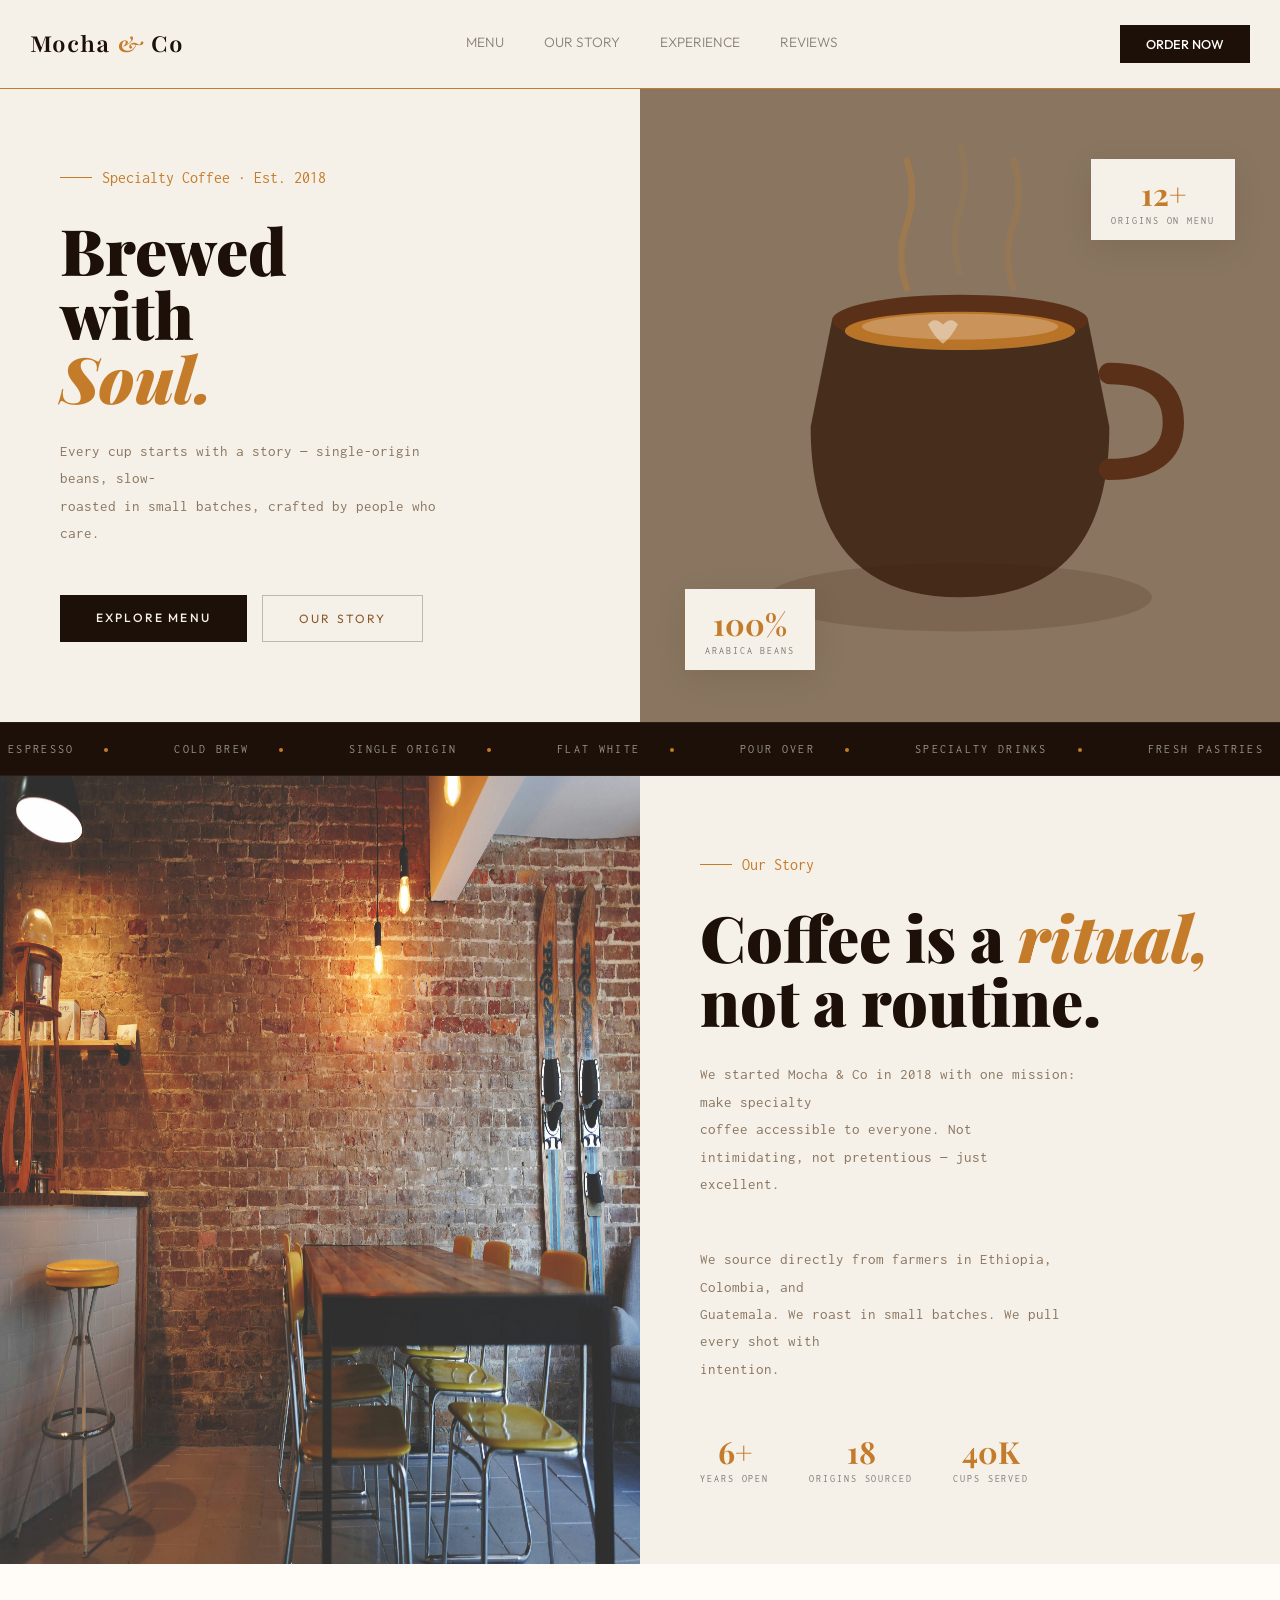
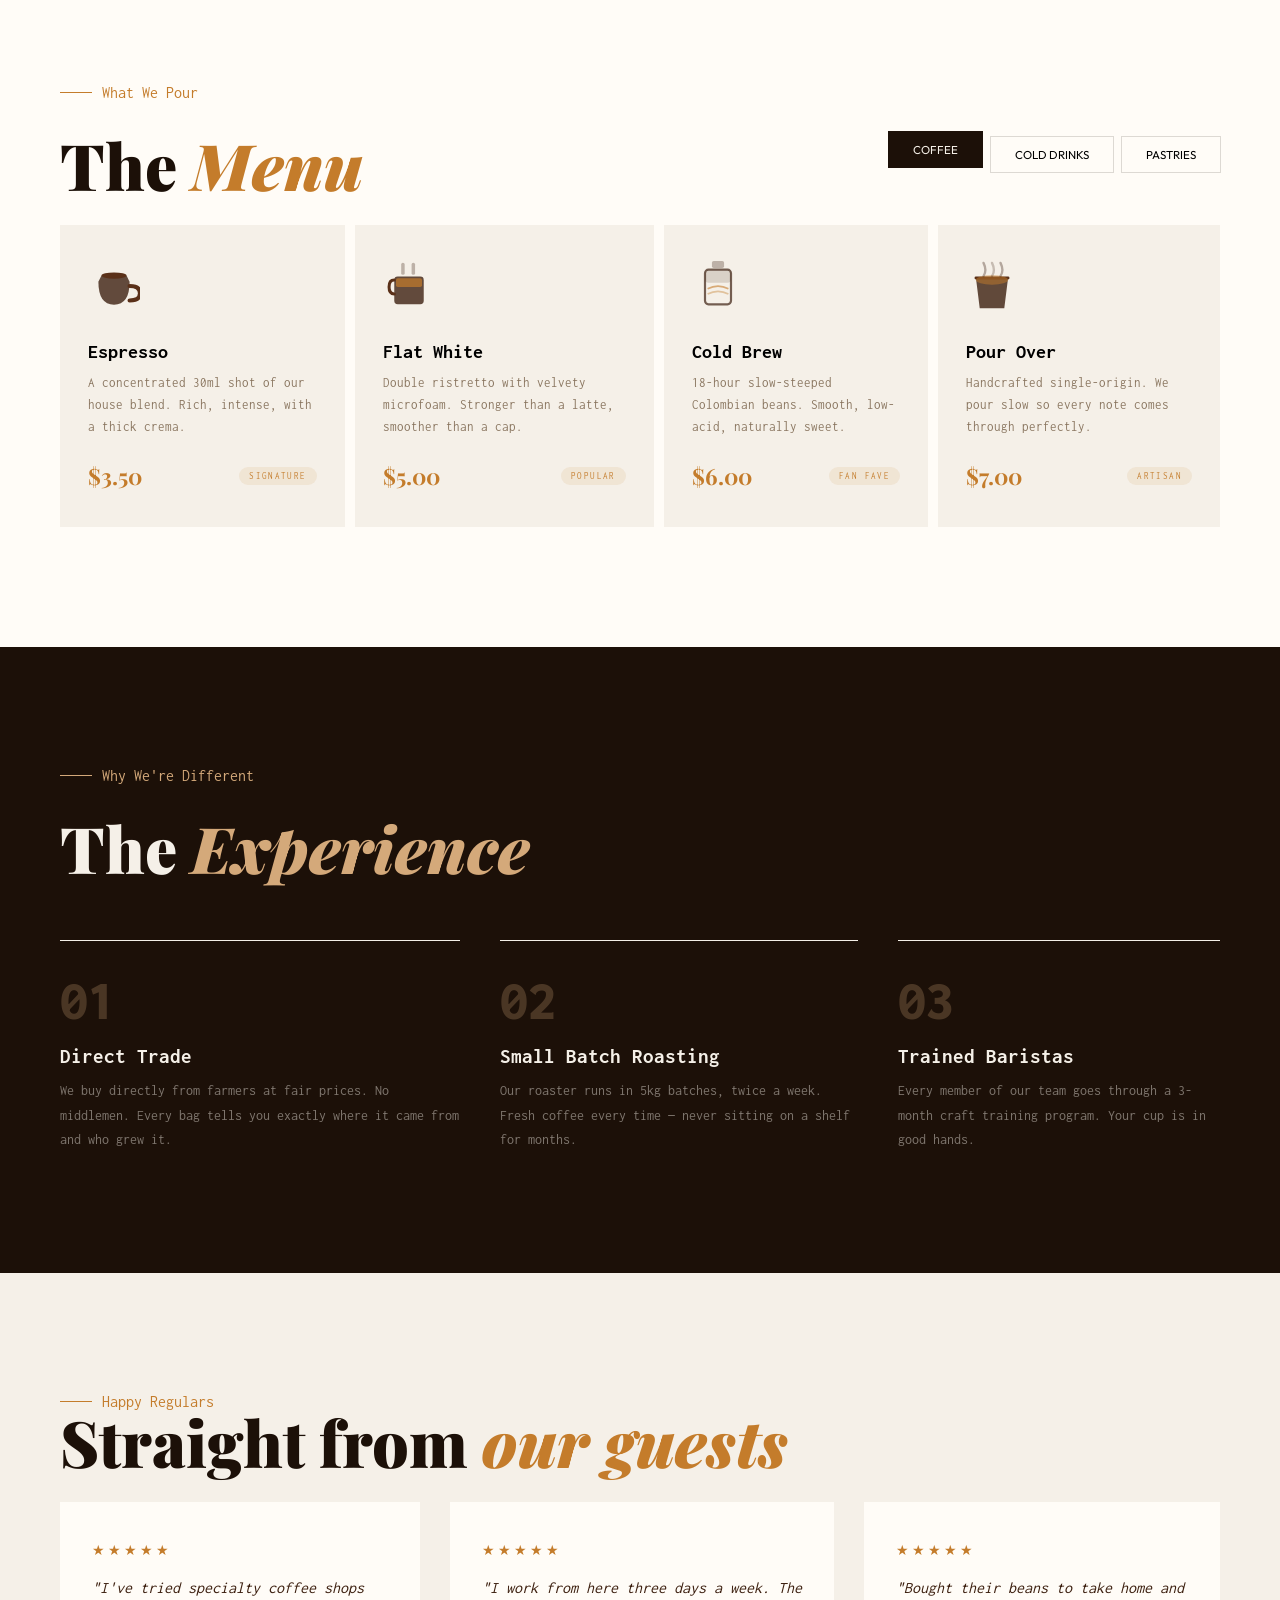
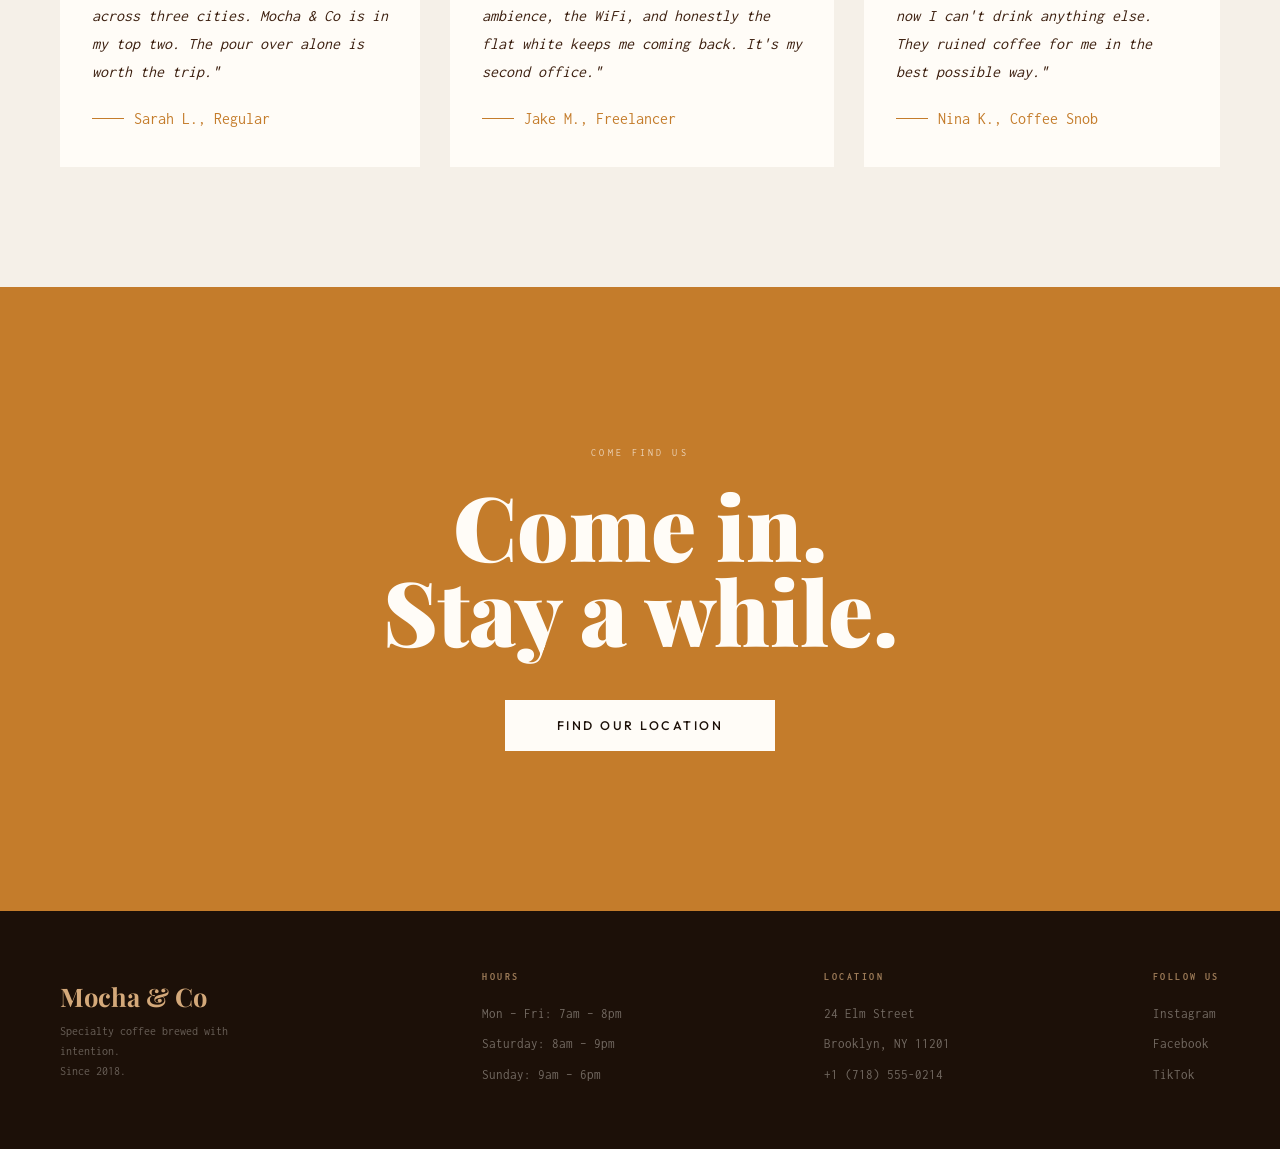
<file: index.html>
<!DOCTYPE html>
<html lang="en">
<head>
    <meta charset="UTF-8">
    <meta name="viewport" content="width=device-width, initial-scale=1.0">
    <link rel="stylesheet" href="style.css">
    <title>MOCHA & CO — Specialty Coffee</title>
</head>
<body>
    <div class="app">
        <header >
            <div class="header">
                <a href="/#"><span class="header-logo">Mocha <span class="header-logo-moco">&</span> Co</span></a>
            <nav class="header-navigation">
                <ul>
                    <a href="/#menu"><li>menu</li></a>
                    <a href="#about"><li>our story</li></a>
                    <a href="#exp"><li>experience</li></a>
                    <a href="#testi"><li>reviews</li></a>
                </ul>
            </nav>
            <button class="header-btn">
                Order now
            </button>
            </div>
        </header>
        <section class="hero">
                <div class="hero-left">
                    <div class="hero-tag">
                        
                        <span>Specialty Coffee · Est. 2018</span>
                    </div>
                    
                    <h1>
                        Brewed
                        <br>
                        with
                        <br>
                        <em >
                            Soul.
                        </em>
                    </h1>
                    <p class="hero-text">Every cup starts with a story — single-origin beans, slow- <br>roasted in small batches, crafted by people who care.</p>
                    <div class="hero-btn">
                        <a href="#menu" class="btn-dark">explore menu</a>
                        <a href="#about" class="btn-outline">our story</a>
                    </div>
                </div>
                <div class="hero-right">
                    <div class="hero-badge_1">
                        <div class="b-val">100%</div>
                        <div class="b-label">Arabica Beans</div>
                    </div>
                    <div class="hero-badge_2">
                        <div class="b-val">12+</div>
                        <div class="b-label">Origins on Menu</div>
                    </div>
                </div>
        </section>
        <div class="marquee-wrap">
            <div class="marquee-track">
            <span class="marquee-item">Espresso<span class="marquee-dot"></span></span>
            <span class="marquee-item">Cold Brew<span class="marquee-dot"></span></span>
            <span class="marquee-item">Single Origin<span class="marquee-dot"></span></span>
            <span class="marquee-item">Flat White<span class="marquee-dot"></span></span>
            <span class="marquee-item">Pour Over<span class="marquee-dot"></span></span>
            <span class="marquee-item">Specialty Drinks<span class="marquee-dot"></span></span>
            <span class="marquee-item">Fresh Pastries<span class="marquee-dot"></span></span>
            <span class="marquee-item">Slow Roasted<span class="marquee-dot"></span></span>
            <span class="marquee-item">Espresso<span class="marquee-dot"></span></span>
            <span class="marquee-item">Cold Brew<span class="marquee-dot"></span></span>
            <span class="marquee-item">Single Origin<span class="marquee-dot"></span></span>
            <span class="marquee-item">Flat White<span class="marquee-dot"></span></span>
            <span class="marquee-item">Pour Over<span class="marquee-dot"></span></span>
            <span class="marquee-item">Specialty Drinks<span class="marquee-dot"></span></span>
            <span class="marquee-item">Fresh Pastries<span class="marquee-dot"></span></span>
            <span class="marquee-item">Slow Roasted<span class="marquee-dot"></span></span>
            <span class="marquee-item">Espresso<span class="marquee-dot"></span></span>
            <span class="marquee-item">Cold Brew<span class="marquee-dot"></span></span>
            <span class="marquee-item">Single Origin<span class="marquee-dot"></span></span>
            <span class="marquee-item">Flat White<span class="marquee-dot"></span></span>
            <span class="marquee-item">Pour Over<span class="marquee-dot"></span></span>
            <span class="marquee-item">Specialty Drinks<span class="marquee-dot"></span></span>
            <span class="marquee-item">Fresh Pastries<span class="marquee-dot"></span></span>
            <span class="marquee-item">Slow Roasted<span class="marquee-dot"></span></span>
            <span class="marquee-item">Espresso<span class="marquee-dot"></span></span>
            <span class="marquee-item">Cold Brew<span class="marquee-dot"></span></span>
            <span class="marquee-item">Single Origin<span class="marquee-dot"></span></span>
            <span class="marquee-item">Flat White<span class="marquee-dot"></span></span>
            <span class="marquee-item">Pour Over<span class="marquee-dot"></span></span>
            <span class="marquee-item">Specialty Drinks<span class="marquee-dot"></span></span>
            <span class="marquee-item">Fresh Pastries<span class="marquee-dot"></span></span>
            <span class="marquee-item">Slow Roasted<span class="marquee-dot"></span></span>
            </div>
        </div>
        <section class="about" id="about">
            <div class="about-left">
                <img src="/img/caffe.jpg" alt="">
            </div>
            <div class="about-right">
                <div class="about-tag">
                    <span>Our Story</span>
                </div>
                <div class="about-info">
                <h1>Coffee is a <em>ritual,</em>
                    <br>
                    not a routine.
                </h1>
                <p>We started Mocha & Co in 2018 with one mission: make specialty <br> coffee accessible to everyone. Not intimidating, not pretentious — just <br> excellent.</p>
                <p>We source directly from farmers in Ethiopia, Colombia, and <br> Guatemala. We roast in small batches. We pull every shot with <br> intention.</p>
                <div class="about-stats">
                    <div class="about-stat">
                        <div class="a-val">6+</div>
                        <div class="a-lbl">Years Open</div>
                    </div>
                    <div class="about-stat">
                        <div class="a-val">18</div>
                        <div class="a-lbl">Origins Sourced</div>
                    </div>
                    <div class="about-stat">
                        <div class="a-val">40K</div>
                        <div class="a-lbl">Cups Served</div>
                    </div>
                </div>
            </div>
            </div>
            
        </section>
        <section class="menu" id="menu">
            <div class="menu-logo-btn">
                <div class="menu-logo">
                    <div class="menu-tag">
                        <span>What We Pour</span>
                    </div>  
                    <h1>The <em>Menu</em></h1>            
                </div>
                <div class="menu-btns">
                        <button class="m-tab active">coffee</button>
                        <button class="m-tab">cold Drinks</button>
                        <button class="m-tab">pastries</button>
                    </div>
            </div>
            <div class="menu-cards">
                <div class="menu-card">
                    <img src="/img/icon-espresso.svg" alt="">
                    <h3>Espresso</h3>
                    <p>A concentrated 30ml shot of our house blend. Rich, intense, with a thick crema.</p>
                    <div class="menu-card-tages">
                        <div class="menu-card-tage_prise">$3.50</div>
                        <div class="menu-card-tage_popular">Signature</div>
                    </div>
                </div>
                <div class="menu-card">
                    <img src="/img/icon-flatwhite.svg" alt="">
                    <h3>Flat White</h3>
                    <p>Double ristretto with velvety microfoam. Stronger than a latte, smoother than a cap.</p>
                    <div class="menu-card-tages">
                        <div class="menu-card-tage_prise">$5.00</div>
                        <div class="menu-card-tage_popular">Popular</div>
                    </div>
                </div>
                <div class="menu-card">
                    <img src="/img/icon-coldbrew.svg" alt="">
                    <h3>Cold Brew</h3>
                    <p>18-hour slow-steeped Colombian beans. Smooth, low-acid, naturally sweet.</p>
                    <div class="menu-card-tages">
                        <div class="menu-card-tage_prise">$6.00</div>
                        <div class="menu-card-tage_popular">Fan Fave</div>
                    </div>
                </div>
                <div class="menu-card">
                    <img src="/img/icon-pourover.svg" alt="">
                    <h3>Pour Over</h3>
                    <p>Handcrafted single-origin. We pour slow so every note comes through perfectly.</p>
                    <div class="menu-card-tages">
                        <div class="menu-card-tage_prise">$7.00</div>
                        <div class="menu-card-tage_popular">Artisan</div>
                    </div>
                </div>
            </div>

        </section>
        <section class="exp" id="exp">
            <div class="exp-logo">
                <div class="exp-tag">
                    <span>Why We're Different</span>
                    
                </div>
                <h1>The <em>Experience</em></h1>
            </div>
            <div class="exp-cards">
                <div class="exp-card">
                    <h1>01</h1>
                    <h5>Direct Trade</h5>
                    <p>We buy directly from farmers at fair prices. No middlemen. Every bag tells you exactly where it came from and who grew it.</p>
                </div>
                <div class="exp-card">
                    <h1>02</h1>
                    <h5>Small Batch Roasting</h5>
                    <p>Our roaster runs in 5kg batches, twice a week. Fresh coffee every time — never sitting on a shelf for months.</p>
                </div>
                <div class="exp-card">
                    <h1>03</h1>
                    <h5>Trained Baristas</h5>
                    <p>Every member of our team goes through a 3-month craft training program. Your cup is in good hands.</p>
                </div>
            </div>
        </section>
        <section class="testi" id="testi">
            <div class="testi-logo">
                <div class="testi-tag">
                    <span>Happy Regulars</span>
                </div>
                <h1>Straight from <em>our guests</em></h1>
            </div>
            <div class="testi-cards">
                <div class="testi-card">
                    <div class="testi-stars">★★★★★</div>
                    <p>"I've tried specialty coffee shops across three cities. Mocha & Co is in my top two. The pour over alone is worth the trip."</p>
                    <div class="testi-tag">
                        <span>Sarah L., Regular</span>
                    </div>
                </div>
                <div class="testi-card">
                    <div class="testi-stars">★★★★★</div>
                    <p>"I work from here three days a week. The ambience, the WiFi, and honestly the flat white keeps me coming back. It's my second office."</p>
                    <div class="testi-tag">
                        <span>Jake M., Freelancer</span>
                    </div>
                </div>
                <div class="testi-card">
                    <div class="testi-stars">★★★★★</div>
                    <p>"Bought their beans to take home and now I can't drink anything else. They ruined coffee for me in the best possible way."</p>
                    <div class="testi-tag">
                        <span>Nina K., Coffee Snob</span>
                    </div>
                </div>
            </div>
        </section>
        <section class="cta">
            <div class="cta-tag">
                <span>Come Find Us</span>
            </div>
                <h1>Come in. <br>
                Stay a while.
                </h1>
            <a href="/">find our location</a>
        </section>
        <footer class="footer">
            <div class="footer-logo">
                <h1>Mocha & Co</h1>
                <p>Specialty coffee brewed with intention. <br> Since 2018.</p>
            </div>
            <nav class="footer-list">
                <h4>Hours</h4>
                <ul>
                    <li>Mon – Fri: 7am – 8pm</li>
                    <li>Saturday: 8am – 9pm</li>
                    <li>Sunday: 9am – 6pm</li>
                </ul>
            </nav>
            <nav class="footer-list">
                <h4>Location</h4>
                <ul>
                    <li>24 Elm Street</li>
                    <li>Brooklyn, NY 11201</li>
                    <li>+1 (718) 555-0214</li>
                </ul>
            </nav>
            <nav class="footer-list ">
                <h4>Follow Us</h4>
                <ul>
                    <a href=""><li>Instagram</li></a>
                    <a href=""><li>Facebook</li></a>
                    <a href=""><li>TikTok</li></a>
                </ul>
            </nav>
        </footer>
    </div>
    <script src="/app.js"></script>
</body>
</html>
</file>
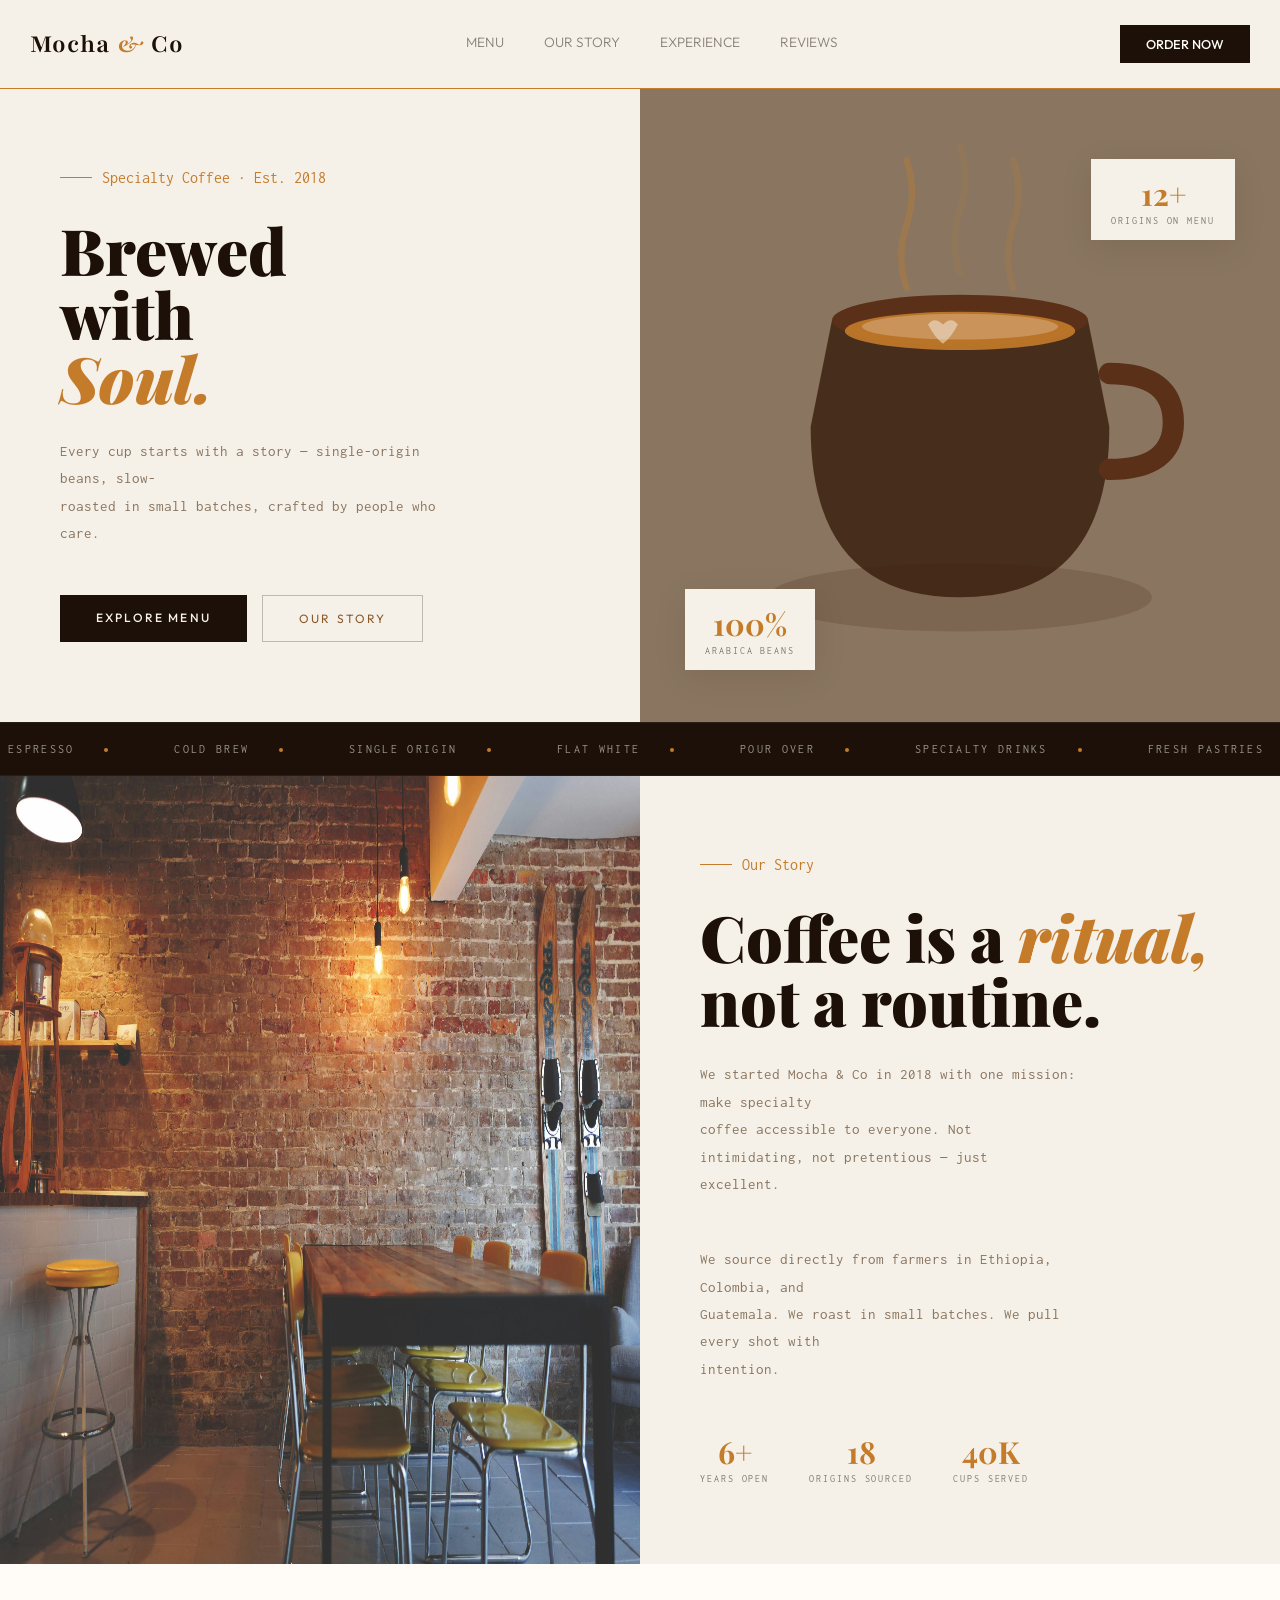
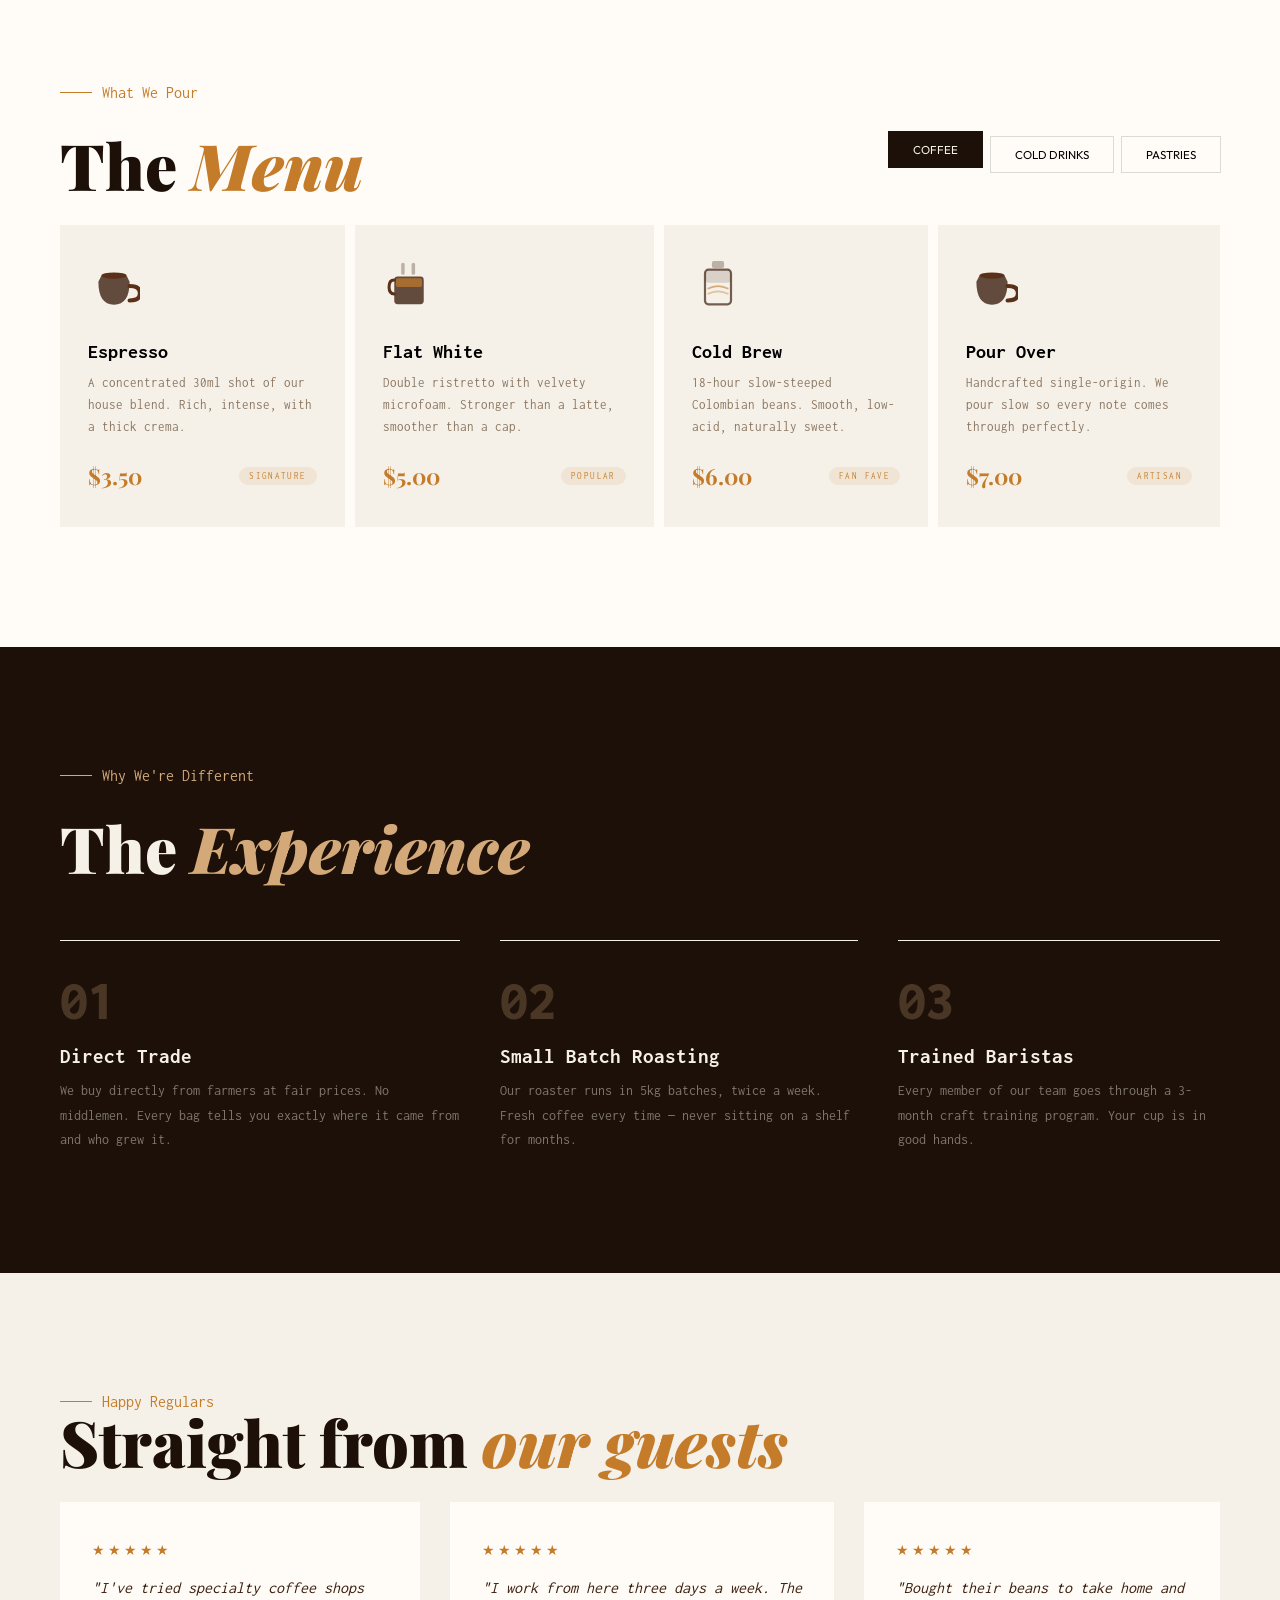
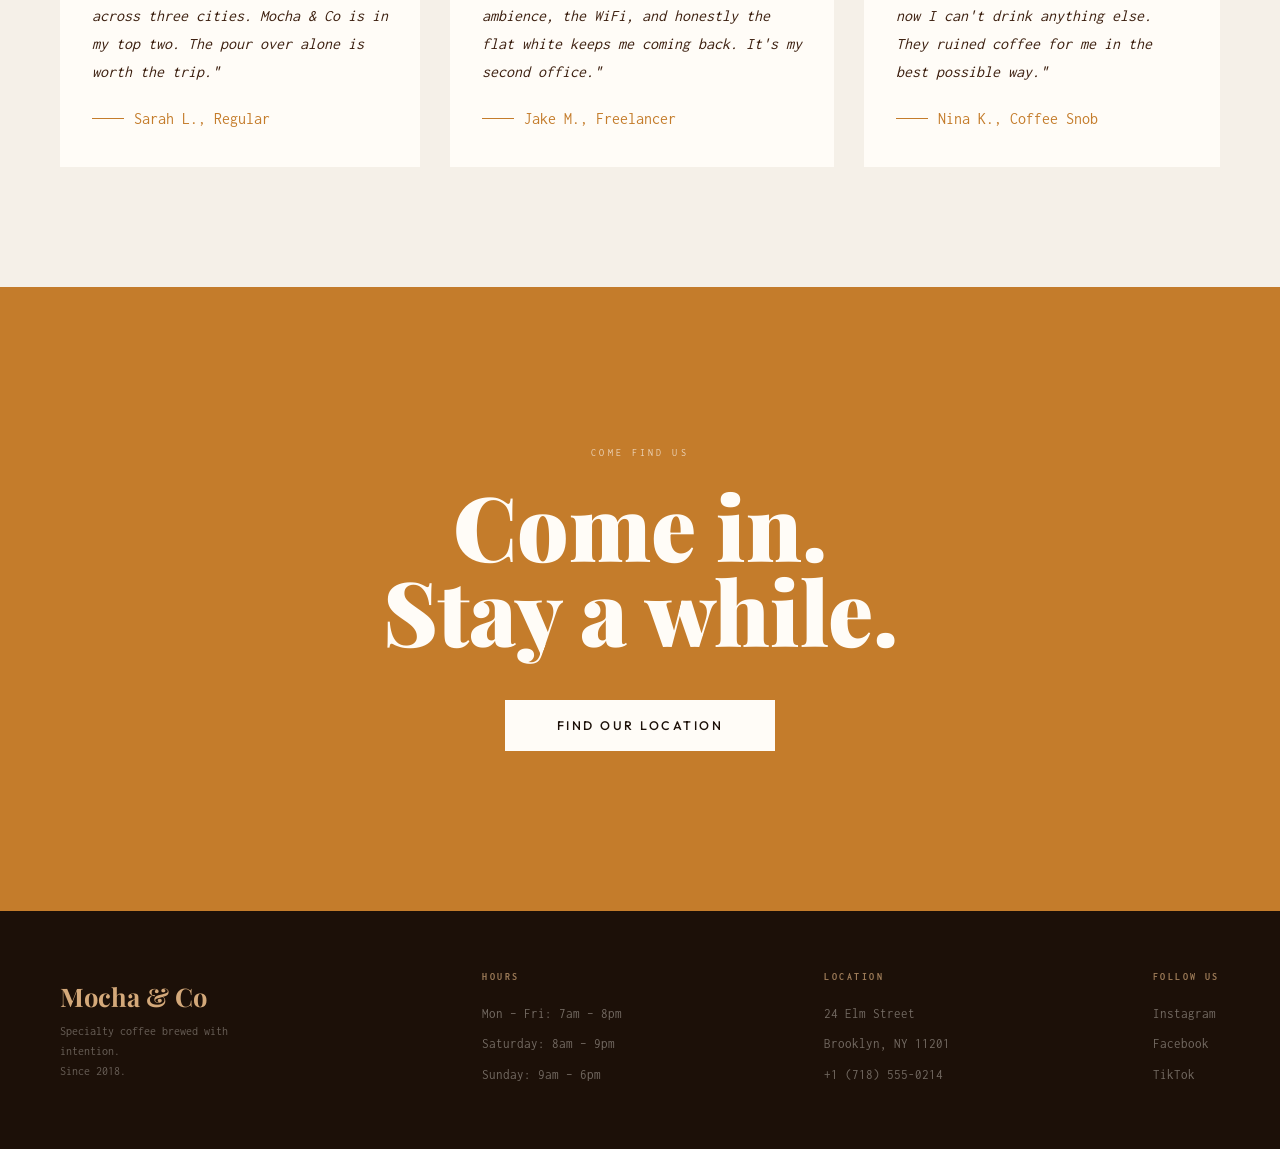
<file: Mocha & Co/index.html>
<!DOCTYPE html>
<html lang="en">
<head>
    <meta charset="UTF-8">
    <meta name="viewport" content="width=device-width, initial-scale=1.0">
    <link rel="stylesheet" href="style.css">
    <title>MOCHA & CO — Specialty Coffee</title>
</head>
<body>
    <div class="app">
        <header >
            <div class="header">
                <a href="/#"><span class="header-logo">Mocha <span class="header-logo-moco">&</span> Co</span></a>
            <nav class="header-navigation">
                <ul>
                    <a href="/#menu"><li>menu</li></a>
                    <a href="#about"><li>our story</li></a>
                    <a href="#exp"><li>experience</li></a>
                    <a href=""><li>reviews</li></a>
                </ul>
            </nav>
            <button class="header-btn">
                Order now
            </button>
            </div>
        </header>
        <section class="hero">
                <div class="hero-left">
                    <div class="hero-tag">
                        
                        <span>Specialty Coffee · Est. 2018</span>
                    </div>
                    
                    <h1>
                        Brewed
                        <br>
                        with
                        <br>
                        <em >
                            Soul.
                        </em>
                    </h1>
                    <p class="hero-text">Every cup starts with a story — single-origin beans, slow- <br>roasted in small batches, crafted by people who care.</p>
                    <div class="hero-btn">
                        <a href="#menu" class="btn-dark">explore menu</a>
                        <a href="#about" class="btn-outline">our story</a>
                    </div>
                </div>
                <div class="hero-right">
                    <div class="hero-badge_1">
                        <div class="b-val">100%</div>
                        <div class="b-label">Arabica Beans</div>
                    </div>
                    <div class="hero-badge_2">
                        <div class="b-val">12+</div>
                        <div class="b-label">Origins on Menu</div>
                    </div>
                </div>
        </section>
        <div class="marquee-wrap">
            <div class="marquee-track">
            <span class="marquee-item">Espresso<span class="marquee-dot"></span></span>
            <span class="marquee-item">Cold Brew<span class="marquee-dot"></span></span>
            <span class="marquee-item">Single Origin<span class="marquee-dot"></span></span>
            <span class="marquee-item">Flat White<span class="marquee-dot"></span></span>
            <span class="marquee-item">Pour Over<span class="marquee-dot"></span></span>
            <span class="marquee-item">Specialty Drinks<span class="marquee-dot"></span></span>
            <span class="marquee-item">Fresh Pastries<span class="marquee-dot"></span></span>
            <span class="marquee-item">Slow Roasted<span class="marquee-dot"></span></span>
            <span class="marquee-item">Espresso<span class="marquee-dot"></span></span>
            <span class="marquee-item">Cold Brew<span class="marquee-dot"></span></span>
            <span class="marquee-item">Single Origin<span class="marquee-dot"></span></span>
            <span class="marquee-item">Flat White<span class="marquee-dot"></span></span>
            <span class="marquee-item">Pour Over<span class="marquee-dot"></span></span>
            <span class="marquee-item">Specialty Drinks<span class="marquee-dot"></span></span>
            <span class="marquee-item">Fresh Pastries<span class="marquee-dot"></span></span>
            <span class="marquee-item">Slow Roasted<span class="marquee-dot"></span></span>
            <span class="marquee-item">Espresso<span class="marquee-dot"></span></span>
            <span class="marquee-item">Cold Brew<span class="marquee-dot"></span></span>
            <span class="marquee-item">Single Origin<span class="marquee-dot"></span></span>
            <span class="marquee-item">Flat White<span class="marquee-dot"></span></span>
            <span class="marquee-item">Pour Over<span class="marquee-dot"></span></span>
            <span class="marquee-item">Specialty Drinks<span class="marquee-dot"></span></span>
            <span class="marquee-item">Fresh Pastries<span class="marquee-dot"></span></span>
            <span class="marquee-item">Slow Roasted<span class="marquee-dot"></span></span>
            <span class="marquee-item">Espresso<span class="marquee-dot"></span></span>
            <span class="marquee-item">Cold Brew<span class="marquee-dot"></span></span>
            <span class="marquee-item">Single Origin<span class="marquee-dot"></span></span>
            <span class="marquee-item">Flat White<span class="marquee-dot"></span></span>
            <span class="marquee-item">Pour Over<span class="marquee-dot"></span></span>
            <span class="marquee-item">Specialty Drinks<span class="marquee-dot"></span></span>
            <span class="marquee-item">Fresh Pastries<span class="marquee-dot"></span></span>
            <span class="marquee-item">Slow Roasted<span class="marquee-dot"></span></span>
            </div>
        </div>
        <section class="about" id="about">
            <div class="about-left">
                <img src="/img/caffe.jpg" alt="">
            </div>
            <div class="about-right">
                <div class="about-tag">
                    <span>Our Story</span>
                </div>
                <div class="about-info">
                <h1>Coffee is a <em>ritual,</em>
                    <br>
                    not a routine.
                </h1>
                <p>We started Mocha & Co in 2018 with one mission: make specialty <br> coffee accessible to everyone. Not intimidating, not pretentious — just <br> excellent.</p>
                <p>We source directly from farmers in Ethiopia, Colombia, and <br> Guatemala. We roast in small batches. We pull every shot with <br> intention.</p>
                <div class="about-stats">
                    <div class="about-stat">
                        <div class="a-val">6+</div>
                        <div class="a-lbl">Years Open</div>
                    </div>
                    <div class="about-stat">
                        <div class="a-val">18</div>
                        <div class="a-lbl">Origins Sourced</div>
                    </div>
                    <div class="about-stat">
                        <div class="a-val">40K</div>
                        <div class="a-lbl">Cups Served</div>
                    </div>
                </div>
            </div>
            </div>
            
        </section>
        <section class="menu" id="menu">
            <div class="menu-logo-btn">
                <div class="menu-logo">
                    <div class="menu-tag">
                        <span>What We Pour</span>
                    </div>  
                    <h1>The <em>Menu</em></h1>            
                </div>
                <div class="menu-btns">
                        <button class="m-tab active">coffee</button>
                        <button class="m-tab">cold Drinks</button>
                        <button class="m-tab">pastries</button>
                    </div>
            </div>
            <div class="menu-cards">
                <div class="menu-card">
                    <img src="/img/icon-espresso.svg" alt="">
                    <h3>Espresso</h3>
                    <p>A concentrated 30ml shot of our house blend. Rich, intense, with a thick crema.</p>
                    <div class="menu-card-tages">
                        <div class="menu-card-tage_prise">$3.50</div>
                        <div class="menu-card-tage_popular">Signature</div>
                    </div>
                </div>
                <div class="menu-card">
                    <img src="/img/icon-flatwhite.svg" alt="">
                    <h3>Flat White</h3>
                    <p>Double ristretto with velvety microfoam. Stronger than a latte, smoother than a cap.</p>
                    <div class="menu-card-tages">
                        <div class="menu-card-tage_prise">$5.00</div>
                        <div class="menu-card-tage_popular">Popular</div>
                    </div>
                </div>
                <div class="menu-card">
                    <img src="/img/icon-coldbrew.svg" alt="">
                    <h3>Cold Brew</h3>
                    <p>18-hour slow-steeped Colombian beans. Smooth, low-acid, naturally sweet.</p>
                    <div class="menu-card-tages">
                        <div class="menu-card-tage_prise">$6.00</div>
                        <div class="menu-card-tage_popular">Fan Fave</div>
                    </div>
                </div>
                <div class="menu-card">
                    <img src="/img/icon-espresso.svg" alt="">
                    <h3>Pour Over</h3>
                    <p>Handcrafted single-origin. We pour slow so every note comes through perfectly.</p>
                    <div class="menu-card-tages">
                        <div class="menu-card-tage_prise">$7.00</div>
                        <div class="menu-card-tage_popular">Artisan</div>
                    </div>
                </div>
            </div>

        </section>
        <section class="exp" id="exp">
            <div class="exp-logo">
                <div class="exp-tag">
                    <span>Why We're Different</span>
                    
                </div>
                <h1>The <em>Experience</em></h1>
            </div>
            <div class="exp-cards">
                <div class="exp-card">
                    <h1>01</h1>
                    <h5>Direct Trade</h5>
                    <p>We buy directly from farmers at fair prices. No middlemen. Every bag tells you exactly where it came from and who grew it.</p>
                </div>
                <div class="exp-card">
                    <h1>02</h1>
                    <h5>Small Batch Roasting</h5>
                    <p>Our roaster runs in 5kg batches, twice a week. Fresh coffee every time — never sitting on a shelf for months.</p>
                </div>
                <div class="exp-card">
                    <h1>03</h1>
                    <h5>Trained Baristas</h5>
                    <p>Every member of our team goes through a 3-month craft training program. Your cup is in good hands.</p>
                </div>
            </div>
        </section>
        <section class="testi">
            <div class="testi-logo">
                <div class="testi-tag">
                    <span>Happy Regulars</span>
                </div>
                <h1>Straight from <em>our guests</em></h1>
            </div>
            <div class="testi-cards">
                <div class="testi-card">
                    <div class="testi-stars">★★★★★</div>
                    <p>"I've tried specialty coffee shops across three cities. Mocha & Co is in my top two. The pour over alone is worth the trip."</p>
                    <div class="testi-tag">
                        <span>Sarah L., Regular</span>
                    </div>
                </div>
                <div class="testi-card">
                    <div class="testi-stars">★★★★★</div>
                    <p>"I work from here three days a week. The ambience, the WiFi, and honestly the flat white keeps me coming back. It's my second office."</p>
                    <div class="testi-tag">
                        <span>Jake M., Freelancer</span>
                    </div>
                </div>
                <div class="testi-card">
                    <div class="testi-stars">★★★★★</div>
                    <p>"Bought their beans to take home and now I can't drink anything else. They ruined coffee for me in the best possible way."</p>
                    <div class="testi-tag">
                        <span>Nina K., Coffee Snob</span>
                    </div>
                </div>
            </div>
        </section>
        <section class="cta">
            <div class="cta-tag">
                <span>Come Find Us</span>
            </div>
                <h1>Come in. <br>
                Stay a while.
                </h1>
            <a href="/">find our location</a>
        </section>
        <footer class="footer">
            <div class="footer-logo">
                <h1>Mocha & Co</h1>
                <p>Specialty coffee brewed with intention. <br> Since 2018.</p>
            </div>
            <nav class="footer-list">
                <h4>Hours</h4>
                <ul>
                    <li>Mon – Fri: 7am – 8pm</li>
                    <li>Saturday: 8am – 9pm</li>
                    <li>Sunday: 9am – 6pm</li>
                </ul>
            </nav>
            <nav class="footer-list">
                <h4>Location</h4>
                <ul>
                    <li>24 Elm Street</li>
                    <li>Brooklyn, NY 11201</li>
                    <li>+1 (718) 555-0214</li>
                </ul>
            </nav>
            <nav class="footer-list ">
                <h4>Follow Us</h4>
                <ul>
                    <a href=""><li>Instagram</li></a>
                    <a href=""><li>Facebook</li></a>
                    <a href=""><li>TikTok</li></a>
                </ul>
            </nav>
        </footer>
    </div>
    <script src="/app.js"></script>
</body>
</html>
</file>
<file: style.css>
@import url('https://fonts.googleapis.com/css2?family=Inconsolata:wght@200..900&display=swap');
@import url('https://fonts.googleapis.com/css2?family=Outfit:wght@100..900&display=swap');
@import url('https://fonts.googleapis.com/css2?family=Playfair:ital,opsz,wght@0,5..1200,300..900;1,5..1200,300..900&display=swap');
@import url('https://fonts.googleapis.com/css2?family=Playfair+Display:ital,wght@0,400..900;1,400..900&display=swap');

* {
    padding: 0;
    margin: 0;
    
    box-sizing: border-box;

}

body {
    margin: 0 auto;
    font-family: "Inconsolata", monospace;
    background: #f5f0e8;
    max-width: 2560px;
}

.app {
    
    

}

a {
    text-decoration: none;
}

li {
    list-style-type: none;
}

header {
    position: fixed;
    top: 0;
    width: 100%;
    z-index: 1000;
    border-bottom: 1px solid #c47c2b;
    background: rgba(245, 240, 232, 0.85); /* полупрозрачный */
    backdrop-filter: blur(12px);
}

.header {
    display: flex;
    justify-content: space-between;
    align-items: center;
    padding: 25px 30px;
}

.header-navigation ul {
    display: flex;
    justify-content: space-between;
    gap: 40px;
    align-items: center;

}

.header-navigation ul li {
    list-style-type: none;
}

.header-navigation a {
    font-size: .85rem;
    font-weight: 300;
    font-family: "Outfit", sans-serif;
    text-transform: uppercase;
    color: #1c1008;
    opacity: .5;
    position: relative;
    transition: all 600ms cubic-bezier(0.4, 0, 0.2, 1);
    padding-bottom: 4px;
}

.header-navigation a::after {
    content: '';
    position: absolute;
    bottom: 0;
    left: 0;
    width: 0;
    height: 2px;
    background: linear-gradient(to right, #1c1008, #8a5a2b);
    transition: width 600ms cubic-bezier(0.34, 1.56, 0.64, 1); /* bounce эффект */
    border-radius: 2px;
}

.header-navigation a:hover {
    transition: all 600ms ease;
    opacity: 1;
    color: #1c1008;
    transform: scale(1.08);
}

.header-navigation a:hover::after {
    width: 100%;
}

.header-logo {
    font-size: 1.7rem;
    font-weight: 700;
    font-family: "Playfair", serif;
    letter-spacing: .04em;
    color: #1c1008;
}

.header-logo-moco {
    color: #c47c2b;
}

.header-btn {
    font-family: "Outfit", sans-serif;
    font-size: .80rem;
    text-transform: uppercase;
    color: #fffcf7;
    background: #1c1008;
    border: none;
    cursor: pointer;
    font-weight: 500;
    padding: 11px 26px;
    transition: all 600ms ease;
}

.header-btn:hover {
    background: #3d2010;
    transition: all 600ms ease;
    scale: calc(1.1);
}

.hero {
    display: flex;
    margin-top: 89px;
    width: 100%;
}

.hero-left {
    width: 50%;
    padding: 80px 60px;
    
}

.hero-tag, .about-tag, .menu-tag,.testi-tag {
    display: flex;
    gap: 10px;
    margin-bottom: 32px;
    align-items: center;
    color: #c47c2b;
}

.hero-tag:before {
    content: '';
    display: block;
    width: 32px;
    height: 1px;
    background: #c47c2b;
}
.about-tag:before {
    content: '';
    display: block;
    width: 32px;
    height: 1px;
    background: #c47c2b;
}
.menu-tag::before {
    content: '';
    display: block;
    width: 32px;
    height: 1px;
    background: #c47c2b;
}
.testi-tag::before {
    content: '';
    display: block;
    width: 32px;
    height: 1px;
    background: #c47c2b;
}



.hero-left h1,
.about-right h1,
.menu-logo h1,
.testi-logo h1 {
    font-family: "Playfair Display", serif;
    font-size: 4rem;
    line-height: 1.0;
    font-weight: 900;
    color: #1c1008;
    margin-bottom: 28px;
}

.hero-left  em,
 .about-right em,
 .menu-logo em,
 .testi-logo em {
    color: #c47c2b;
    
}

.hero-left p,
.about-right p {
    font-size: .95rem;
    line-height: 1.8;
    color: #8a7660;
    max-width: 380px;
    margin-bottom: 48px;
}

.hero-btn {
    display: flex;
    gap: 15px;
}

.hero-btn .btn-dark {
    font-family: "Outfit", sans-serif;
    letter-spacing: .18em;
    display: inline-block;
    background: #1c1008;
    color: #f5f0e8;
    font-size: .75rem;
    font-weight: 500;
    text-transform: uppercase;
    padding: 15px 36px;
    transition: all 600ms ease;
}

.hero-btn .btn-dark:hover {
    background: #3d2010;
    transition: all 600ms ease;
    /* scale: calc(1.1); */
    transform: translateY(-5px);
}

.hero-btn .btn-outline {
    display: inline-block;
    border: 1px solid rgba(28, 16, 8, .25);
    color: #8a5a2b;
    font-family: 'Outfit', sans-serif;
    font-size: .75rem;
    font-weight: 400;
    letter-spacing: .18em;
    text-transform: uppercase;
    transition: all 600ms ease;
    padding: 15px 36px;
}

.hero-btn .btn-outline:hover {
    background: #8a5a2b;
    transition: all 600ms ease;
    color: #f5f0e8;
    /* scale: calc(1.1); */
    transform: translateY(-5px);
}


.hero-right {
    position: relative;
    width: 50%;
    background: url('img/cup.svg');
    background-size: cover;
    background-position: center;
    background-color: #8a7660;
}

.hero-right .hero-badge_1 {
    position: absolute;

    top: 500px;
    left: 45px;
    background: #f5f0e8;
    padding: 14px 20px;
    box-shadow: 0 8px 32px rgba(28, 16, 8, .1);
    animation: float 4s 1.5s ease-in-out infinite;
}

.hero-right .hero-badge_2 {
    position: absolute;
    top: 70px;
    right: 45px;
    background: #f5f0e8;
    padding: 14px 20px;
    box-shadow: 0 8px 32px rgba(28, 16, 8, .1);
    animation: float 4s 1.5s ease-in-out infinite;
}

.b-val,
.a-val {
    font-family: 'Playfair Display', serif;
    font-size: 1.9rem;
    font-weight: 700;
    color: #c47c2b;
    text-align: center;
}

.b-label,
.a-lbl {
    font-size: .6rem;
    letter-spacing: .2em;
    text-transform: uppercase;
    opacity: .5;
    margin-top: 2px;
    text-align: center;
}

.marquee-wrap {
  overflow: hidden;
  background: #1c1008; /* тёмный фон */
  padding: 20px 0;
  border-top: 1px solid rgba(255,255,255,.06);
  border-bottom: 1px solid rgba(255,255,255,.06);
}

/* 2. Трек — всё в одну строку и запускаем анимацию */
.marquee-track {
  display: flex;
  gap: 50px;
  white-space: nowrap;
  width: max-content;
  animation: marquee 45s linear infinite;
}

/* 3. Каждое слово */
.marquee-item {
  font-size: .72rem;
  letter-spacing: .2em;
  text-transform: uppercase;
  color: rgba(255,255,255,.55);
  padding: 0 8px;
  flex-shrink: 0; /* не сжиматься */
}

/* 4. Точка-разделитель между словами */
.marquee-dot {
  display: inline-block;
  width: 4px;
  height: 4px;
  background: #c47c2b; /* золотистый */
  border-radius: 50%;
  margin-left: 30px;
  vertical-align: middle;
  margin-bottom: 2px;
}

.about {
    display: flex;
    width: 100%;
}

.about-left {
    width: 50%;
    position: relative;

}

.about-left img {
    
    width: 100%;
   
    height: 100%;
    
    
}

.about-right {
    width: 50%;
    padding: 80px 60px; 
}

.about-stats {
    display: flex; 
    gap: 40px;
}

.menu {
    padding: 120px 60px;
    background: #fffcf7;
}

.menu-logo-btn {
    display: flex;
    justify-content: space-between;
    align-items: center;
}

.menu-cards {
    display: flex;
    gap: 10px;
    align-items: center;
    
}

.menu-card {
    padding: 36px 28px;
    cursor: pointer;
    background: #f5f0e8;
    transition: all 600ms ease;
}

.menu-card:hover {
    background: #ebe1d4;
    transition: all 600ms ease;
}

.menu-card img {
    width: 52px;
    height: 52px;
    margin-bottom: 25px;
    
}

.menu-card h3 {
    font-size: 1.25rem;
    font-weight: 700;
    margin-bottom: 10px;
}

.menu-card p {
    font-size: .8rem;
    line-height: 1.7;
    color: #8a7660;
    margin-bottom: 24px;
}

.menu-card-tages {
    display: flex;
    justify-content: space-between;
    align-items: center;
}

.menu-card-tage_prise {
    font-family: 'Playfair Display', serif;
    font-size: 1.4rem;
    font-weight: 700;
    color: #c47c2b;
}

.menu-card-tage_popular {
    color: #c47c2b;
    font-size: .58rem;
    letter-spacing: .15em;
    text-transform: uppercase;
    background: rgba(196, 124, 43, .1);
    padding: 4px 10px;
    border-radius: 20px;
    
}

.m-tab {
    padding: 10px 24px;
    font-size: .72rem;
    text-transform: uppercase;
    padding: 10px 24px;
    border: 1px solid rgba(28, 16, 8, .15);
    background: transparent;
    color: var(--espresso);
    cursor: pointer;
    transition: all 600ms ease;
    font-family: 'Outfit', sans-serif;
    margin-right: -1px;

}

.m-tab:hover {
    transition: all 600ms ease;
    transform: translateY(-5px);
    background: #1c1008;
    color: #f5f0e8;
}

.m-tab.active {
    transform: translateY(-5px);
    background: #1c1008;
    color: #f5f0e8;
}

.exp {
    padding: 120px 60px;
    background: #1c1008;
}

.exp-logo h1 {
    color: #f5f0e8;
    font-family: "Playfair Display", serif;
    font-size: 4rem;
    line-height: 1.0;
    font-weight: 900;
    margin-bottom: 60px;
}

.exp-logo em {
    color: #d4a97a;
}

.exp-tag {
    display: flex;
    gap: 10px;
    margin-bottom: 32px;
    align-items: center;
    color: #d4a97a;
}

.exp-tag::before {
    content: '';
    display: block;
    width: 32px;
    height: 1px;
    background: #d4a97a;
}

.exp-cards {
    display: flex;
    justify-content: space-between;
    gap: 40px;
}

.exp-card {
    padding-top: 32px;
    border-top: 1px solid #f5f0e8;;
}

.exp-card h1 {
    font-size: 3.5rem;
    font-weight: 900;
    color: #d4a97a;
    opacity: .25;
    line-height: 1;
    margin-bottom: 16px;
}

.exp-card h5 {
    font-size: 1.3rem;
    margin-bottom: 12px;
    color: #f5f0e8;
}

.exp-card p {
    font-size: .85rem;
    line-height: 1.8;
    opacity: .45;
    color: #f5f0e8;
}

.testi {
    padding: 120px 60px;
}

.testi-cards {
    display: flex;
    justify-content: space-between;
    gap: 30px;
    
}

.testi-card {
    background: #fffcf7;
    padding: 40px 32px;
}

.testi-stars {
    color: #c47c2b;
    font-size: .85rem;
    letter-spacing: 3px;
    margin-bottom: 16px;
}

.testi-card p {
    font-size: 1rem;
    font-style: italic;
    line-height: 1.75;
    color: #3d2010;
    margin-bottom: 24px;
}

.testi-tag {
    margin-bottom: 0px;
}

.cta {
    background: #c47c2b;
    padding: 160px 60px;
    text-align: center;
}

.cta-tag {
    font-size: .65rem;
    letter-spacing: .3em;
    text-transform: uppercase;
    color: rgba(255, 255, 255, .7);
    margin-bottom: 24px;
}

.cta h1 {
    font-family: 'Playfair Display', serif;
    font-size: clamp(3rem, 7vw, 6rem);
    font-weight: 900;
    line-height: .95;
    color: #fffcf7;
    margin-bottom: 48px;
    
}

.cta a {
    display: inline-block;
    background: #fffcf7;
    color: #1c1008;
    font-family: 'Outfit', sans-serif;
    font-size: .78rem;
    font-weight: 500;
    letter-spacing: .2em;
    text-transform: uppercase;
    padding: 18px 52px; 
    transition: all 600ms ease;
}

.cta a:hover {
    transition: all 600ms ease;
    transform: translateY(-5px);
    box-shadow: 0 24px 60px rgba(28, 16, 8, 0.2);
}

footer {
    padding: 60px;
    display: flex;
    justify-content: space-between;
    align-items: center;
    background: #1c1008;
}

.footer-logo h1 {
    font-family: 'Playfair Display', serif;
    font-size: 1.6rem;
    font-weight: 700;
    color: #d4a97a;
    margin-bottom: 8px;
}

.footer-logo p {
    font-size: .78rem;
    opacity: .35;
    margin-top: 8px;
    line-height: 1.6;
    max-width: 220px;
    color: #f5f0e8;
}

.footer-list h4 {
    font-size: .62rem;
    letter-spacing: .25em;
    text-transform: uppercase;
    color: #d4a97a;
    margin-bottom: 18px;
    opacity: .7;
}

.footer-list ul {
    display: flex;
    flex-direction: column;
    gap: 3px;
}

.footer-list li {
    
    font-size: .82rem;
    opacity: .4;
    line-height: 2.1;
    color: #f5f0e8;
    
    transition: opacity .2s;
}

.footer-list a:hover {
    transform: scale(1.1);
    transition: all 600ms ease;
}




/* 5. Сама анимация */
@keyframes marquee {
  from { transform: translateX(0); }
  to   { transform: translateX(-50%); } /* -50% потому что список задублирован */
}

@media (max-width: 1024px) {
    .about {
        display: flex;
        flex-direction: column;
    }
    .about-left {
        width: 100%;
    }

    .menu-cards {
        display: flex;
        flex-wrap: wrap;
    }

    .menu-card {
        width: 100%;
    }

    .testi-cards {
        display: flex;
        flex-wrap: wrap;
    }
}

@media (max-width: 768px) {
    
    header {
        position: relative;
    }

    .header {
        
        display: flex;
        flex-direction: column;
        gap: 30px;
    }
    
    .hero {
        /* display: flex;
        flex-direction: column; */
        margin-top: 150px;
        margin-bottom: 30px;
    }
    .hero-left {
        width: 90%;
        padding: 0px 20px;
        
    }

    .hero-right {
        display: none;
    }

    .menu-logo-btn {
        display: flex;
        flex-direction: column;
        margin-bottom: 20px;
    }

    .exp-cards {
        display: flex;
        flex-wrap: wrap;
    }

    footer {
        display: flex;
        flex-wrap: wrap;
        gap: 25px;
    }
    
    
}

@media (max-width: 425px) {
    .header-navigation ul {
        display: flex;
        flex-direction: column;
        gap: 20px;

    }

    .hero {
        
        margin-top: 100px;
    }

    .menu-btns {
        display: flex;
        flex-direction: column;
        gap: 10px;
    }

    .exp-card h1 {
        font-size: 2.1rem;
    }

    .exp-logo h1 {
        font-size: 2.4rem;
    }
}

@keyframes float {
  0%   { transform: translateY(0); }
  50%  { transform: translateY(-10px); } /* поднимается на 10px */
  100% { transform: translateY(0); }
}
</file>
<file: Mocha & Co/style.css>
@import url('https://fonts.googleapis.com/css2?family=Inconsolata:wght@200..900&display=swap');
@import url('https://fonts.googleapis.com/css2?family=Outfit:wght@100..900&display=swap');
@import url('https://fonts.googleapis.com/css2?family=Playfair:ital,opsz,wght@0,5..1200,300..900;1,5..1200,300..900&display=swap');
@import url('https://fonts.googleapis.com/css2?family=Playfair+Display:ital,wght@0,400..900;1,400..900&display=swap');

* {
    padding: 0;
    margin: 0;
    
    box-sizing: border-box;

}

body {
    margin: 0 auto;
    font-family: "Inconsolata", monospace;
    background: #f5f0e8;
    max-width: 2560px;
}

.app {
    
    

}

a {
    text-decoration: none;
}

li {
    list-style-type: none;
}

header {
    position: fixed;
    top: 0;
    width: 100%;
    z-index: 1000;
    border-bottom: 1px solid #c47c2b;
    background: rgba(245, 240, 232, 0.85); /* полупрозрачный */
    backdrop-filter: blur(12px);
}

.header {
    display: flex;
    justify-content: space-between;
    align-items: center;
    padding: 25px 30px;
}

.header-navigation ul {
    display: flex;
    justify-content: space-between;
    gap: 40px;
    align-items: center;

}

.header-navigation ul li {
    list-style-type: none;
}

.header-navigation a {
    font-size: .85rem;
    font-weight: 300;
    font-family: "Outfit", sans-serif;
    text-transform: uppercase;
    color: #1c1008;
    opacity: .5;
    position: relative;
    transition: all 600ms cubic-bezier(0.4, 0, 0.2, 1);
    padding-bottom: 4px;
}

.header-navigation a::after {
    content: '';
    position: absolute;
    bottom: 0;
    left: 0;
    width: 0;
    height: 2px;
    background: linear-gradient(to right, #1c1008, #8a5a2b);
    transition: width 600ms cubic-bezier(0.34, 1.56, 0.64, 1); /* bounce эффект */
    border-radius: 2px;
}

.header-navigation a:hover {
    transition: all 600ms ease;
    opacity: 1;
    color: #1c1008;
    transform: scale(1.08);
}

.header-navigation a:hover::after {
    width: 100%;
}

.header-logo {
    font-size: 1.7rem;
    font-weight: 700;
    font-family: "Playfair", serif;
    letter-spacing: .04em;
    color: #1c1008;
}

.header-logo-moco {
    color: #c47c2b;
}

.header-btn {
    font-family: "Outfit", sans-serif;
    font-size: .80rem;
    text-transform: uppercase;
    color: #fffcf7;
    background: #1c1008;
    border: none;
    cursor: pointer;
    font-weight: 500;
    padding: 11px 26px;
    transition: all 600ms ease;
}

.header-btn:hover {
    background: #3d2010;
    transition: all 600ms ease;
    scale: calc(1.1);
}

.hero {
    display: flex;
    margin-top: 89px;
    width: 100%;
}

.hero-left {
    width: 50%;
    padding: 80px 60px;
    
}

.hero-tag, .about-tag, .menu-tag,.testi-tag {
    display: flex;
    gap: 10px;
    margin-bottom: 32px;
    align-items: center;
    color: #c47c2b;
}

.hero-tag:before {
    content: '';
    display: block;
    width: 32px;
    height: 1px;
    background: #c47c2b;
}
.about-tag:before {
    content: '';
    display: block;
    width: 32px;
    height: 1px;
    background: #c47c2b;
}
.menu-tag::before {
    content: '';
    display: block;
    width: 32px;
    height: 1px;
    background: #c47c2b;
}
.testi-tag::before {
    content: '';
    display: block;
    width: 32px;
    height: 1px;
    background: #c47c2b;
}



.hero-left h1,
.about-right h1,
.menu-logo h1,
.testi-logo h1 {
    font-family: "Playfair Display", serif;
    font-size: 4rem;
    line-height: 1.0;
    font-weight: 900;
    color: #1c1008;
    margin-bottom: 28px;
}

.hero-left  em,
 .about-right em,
 .menu-logo em,
 .testi-logo em {
    color: #c47c2b;
    
}

.hero-left p,
.about-right p {
    font-size: .95rem;
    line-height: 1.8;
    color: #8a7660;
    max-width: 380px;
    margin-bottom: 48px;
}

.hero-btn {
    display: flex;
    gap: 15px;
}

.hero-btn .btn-dark {
    font-family: "Outfit", sans-serif;
    letter-spacing: .18em;
    display: inline-block;
    background: #1c1008;
    color: #f5f0e8;
    font-size: .75rem;
    font-weight: 500;
    text-transform: uppercase;
    padding: 15px 36px;
    transition: all 600ms ease;
}

.hero-btn .btn-dark:hover {
    background: #3d2010;
    transition: all 600ms ease;
    /* scale: calc(1.1); */
    transform: translateY(-5px);
}

.hero-btn .btn-outline {
    display: inline-block;
    border: 1px solid rgba(28, 16, 8, .25);
    color: #8a5a2b;
    font-family: 'Outfit', sans-serif;
    font-size: .75rem;
    font-weight: 400;
    letter-spacing: .18em;
    text-transform: uppercase;
    transition: all 600ms ease;
    padding: 15px 36px;
}

.hero-btn .btn-outline:hover {
    background: #8a5a2b;
    transition: all 600ms ease;
    color: #f5f0e8;
    /* scale: calc(1.1); */
    transform: translateY(-5px);
}


.hero-right {
    position: relative;
    width: 50%;
    background: url('img/cup.svg');
    background-size: cover;
    background-position: center;
    background-color: #8a7660;
}

.hero-right .hero-badge_1 {
    position: absolute;

    top: 500px;
    left: 45px;
    background: #f5f0e8;
    padding: 14px 20px;
    box-shadow: 0 8px 32px rgba(28, 16, 8, .1);
    animation: float 4s 1.5s ease-in-out infinite;
}

.hero-right .hero-badge_2 {
    position: absolute;
    top: 70px;
    right: 45px;
    background: #f5f0e8;
    padding: 14px 20px;
    box-shadow: 0 8px 32px rgba(28, 16, 8, .1);
    animation: float 4s 1.5s ease-in-out infinite;
}

.b-val,
.a-val {
    font-family: 'Playfair Display', serif;
    font-size: 1.9rem;
    font-weight: 700;
    color: #c47c2b;
    text-align: center;
}

.b-label,
.a-lbl {
    font-size: .6rem;
    letter-spacing: .2em;
    text-transform: uppercase;
    opacity: .5;
    margin-top: 2px;
    text-align: center;
}

.marquee-wrap {
  overflow: hidden;
  background: #1c1008; /* тёмный фон */
  padding: 20px 0;
  border-top: 1px solid rgba(255,255,255,.06);
  border-bottom: 1px solid rgba(255,255,255,.06);
}

/* 2. Трек — всё в одну строку и запускаем анимацию */
.marquee-track {
  display: flex;
  gap: 50px;
  white-space: nowrap;
  width: max-content;
  animation: marquee 45s linear infinite;
}

/* 3. Каждое слово */
.marquee-item {
  font-size: .72rem;
  letter-spacing: .2em;
  text-transform: uppercase;
  color: rgba(255,255,255,.55);
  padding: 0 8px;
  flex-shrink: 0; /* не сжиматься */
}

/* 4. Точка-разделитель между словами */
.marquee-dot {
  display: inline-block;
  width: 4px;
  height: 4px;
  background: #c47c2b; /* золотистый */
  border-radius: 50%;
  margin-left: 30px;
  vertical-align: middle;
  margin-bottom: 2px;
}

.about {
    display: flex;
    width: 100%;
}

.about-left {
    width: 50%;
    position: relative;

}

.about-left img {
    
    width: 100%;
   
    height: 100%;
    
    
}

.about-right {
    width: 50%;
    padding: 80px 60px; 
}

.about-stats {
    display: flex; 
    gap: 40px;
}

.menu {
    padding: 120px 60px;
    background: #fffcf7;
}

.menu-logo-btn {
    display: flex;
    justify-content: space-between;
    align-items: center;
}

.menu-cards {
    display: flex;
    gap: 10px;
    align-items: center;
    
}

.menu-card {
    padding: 36px 28px;
    cursor: pointer;
    background: #f5f0e8;
    transition: all 600ms ease;
}

.menu-card:hover {
    background: #ebe1d4;
    transition: all 600ms ease;
}

.menu-card img {
    width: 52px;
    height: 52px;
    margin-bottom: 25px;
    
}

.menu-card h3 {
    font-size: 1.25rem;
    font-weight: 700;
    margin-bottom: 10px;
}

.menu-card p {
    font-size: .8rem;
    line-height: 1.7;
    color: #8a7660;
    margin-bottom: 24px;
}

.menu-card-tages {
    display: flex;
    justify-content: space-between;
    align-items: center;
}

.menu-card-tage_prise {
    font-family: 'Playfair Display', serif;
    font-size: 1.4rem;
    font-weight: 700;
    color: #c47c2b;
}

.menu-card-tage_popular {
    color: #c47c2b;
    font-size: .58rem;
    letter-spacing: .15em;
    text-transform: uppercase;
    background: rgba(196, 124, 43, .1);
    padding: 4px 10px;
    border-radius: 20px;
    
}

.m-tab {
    padding: 10px 24px;
    font-size: .72rem;
    text-transform: uppercase;
    padding: 10px 24px;
    border: 1px solid rgba(28, 16, 8, .15);
    background: transparent;
    color: var(--espresso);
    cursor: pointer;
    transition: all 600ms ease;
    font-family: 'Outfit', sans-serif;
    margin-right: -1px;

}

.m-tab:hover {
    transition: all 600ms ease;
    transform: translateY(-5px);
    background: #1c1008;
    color: #f5f0e8;
}

.m-tab.active {
    transform: translateY(-5px);
    background: #1c1008;
    color: #f5f0e8;
}

.exp {
    padding: 120px 60px;
    background: #1c1008;
}

.exp-logo h1 {
    color: #f5f0e8;
    font-family: "Playfair Display", serif;
    font-size: 4rem;
    line-height: 1.0;
    font-weight: 900;
    margin-bottom: 60px;
}

.exp-logo em {
    color: #d4a97a;
}

.exp-tag {
    display: flex;
    gap: 10px;
    margin-bottom: 32px;
    align-items: center;
    color: #d4a97a;
}

.exp-tag::before {
    content: '';
    display: block;
    width: 32px;
    height: 1px;
    background: #d4a97a;
}

.exp-cards {
    display: flex;
    justify-content: space-between;
    gap: 40px;
}

.exp-card {
    padding-top: 32px;
    border-top: 1px solid #f5f0e8;;
}

.exp-card h1 {
    font-size: 3.5rem;
    font-weight: 900;
    color: #d4a97a;
    opacity: .25;
    line-height: 1;
    margin-bottom: 16px;
}

.exp-card h5 {
    font-size: 1.3rem;
    margin-bottom: 12px;
    color: #f5f0e8;
}

.exp-card p {
    font-size: .85rem;
    line-height: 1.8;
    opacity: .45;
    color: #f5f0e8;
}

.testi {
    padding: 120px 60px;
}

.testi-cards {
    display: flex;
    justify-content: space-between;
    gap: 30px;
    
}

.testi-card {
    background: #fffcf7;
    padding: 40px 32px;
}

.testi-stars {
    color: #c47c2b;
    font-size: .85rem;
    letter-spacing: 3px;
    margin-bottom: 16px;
}

.testi-card p {
    font-size: 1rem;
    font-style: italic;
    line-height: 1.75;
    color: #3d2010;
    margin-bottom: 24px;
}

.testi-tag {
    margin-bottom: 0px;
}

.cta {
    background: #c47c2b;
    padding: 160px 60px;
    text-align: center;
}

.cta-tag {
    font-size: .65rem;
    letter-spacing: .3em;
    text-transform: uppercase;
    color: rgba(255, 255, 255, .7);
    margin-bottom: 24px;
}

.cta h1 {
    font-family: 'Playfair Display', serif;
    font-size: clamp(3rem, 7vw, 6rem);
    font-weight: 900;
    line-height: .95;
    color: #fffcf7;
    margin-bottom: 48px;
    
}

.cta a {
    display: inline-block;
    background: #fffcf7;
    color: #1c1008;
    font-family: 'Outfit', sans-serif;
    font-size: .78rem;
    font-weight: 500;
    letter-spacing: .2em;
    text-transform: uppercase;
    padding: 18px 52px; 
    transition: all 600ms ease;
}

.cta a:hover {
    transition: all 600ms ease;
    transform: translateY(-5px);
    box-shadow: 0 24px 60px rgba(28, 16, 8, 0.2);
}

footer {
    padding: 60px;
    display: flex;
    justify-content: space-between;
    align-items: center;
    background: #1c1008;
}

.footer-logo h1 {
    font-family: 'Playfair Display', serif;
    font-size: 1.6rem;
    font-weight: 700;
    color: #d4a97a;
    margin-bottom: 8px;
}

.footer-logo p {
    font-size: .78rem;
    opacity: .35;
    margin-top: 8px;
    line-height: 1.6;
    max-width: 220px;
    color: #f5f0e8;
}

.footer-list h4 {
    font-size: .62rem;
    letter-spacing: .25em;
    text-transform: uppercase;
    color: #d4a97a;
    margin-bottom: 18px;
    opacity: .7;
}

.footer-list ul {
    display: flex;
    flex-direction: column;
    gap: 3px;
}

.footer-list li {
    
    font-size: .82rem;
    opacity: .4;
    line-height: 2.1;
    color: #f5f0e8;
    
    transition: opacity .2s;
}

.footer-list a:hover {
    transform: scale(1.1);
    transition: all 600ms ease;
}




/* 5. Сама анимация */
@keyframes marquee {
  from { transform: translateX(0); }
  to   { transform: translateX(-50%); } /* -50% потому что список задублирован */
}

@media (max-width: 1024px) {
    .about {
        display: flex;
        flex-direction: column;
    }
    .about-left {
        width: 100%;
    }

    .menu-cards {
        display: flex;
        flex-wrap: wrap;
    }

    .menu-card {
        width: 100%;
    }

    .testi-cards {
        display: flex;
        flex-wrap: wrap;
    }
}

@media (max-width: 768px) {
    
    header {
        position: relative;
    }

    .header {
        
        display: flex;
        flex-direction: column;
        gap: 30px;
    }
    
    .hero {
        /* display: flex;
        flex-direction: column; */
        margin-top: 150px;
        margin-bottom: 30px;
    }
    .hero-left {
        width: 90%;
        padding: 0px 20px;
        
    }

    .hero-right {
        display: none;
    }

    .menu-logo-btn {
        display: flex;
        flex-direction: column;
        margin-bottom: 20px;
    }

    .exp-cards {
        display: flex;
        flex-wrap: wrap;
    }

    footer {
        display: flex;
        flex-wrap: wrap;
        gap: 25px;
    }
    
    
}

@media (max-width: 425px) {
    .header-navigation ul {
        display: flex;
        flex-direction: column;
        gap: 20px;

    }

    .hero {
        
        margin-top: 100px;
    }

    .menu-btns {
        display: flex;
        flex-direction: column;
        gap: 10px;
    }

    .exp-card h1 {
        font-size: 2.1rem;
    }

    .exp-logo h1 {
        font-size: 2.4rem;
    }
}

@keyframes float {
  0%   { transform: translateY(0); }
  50%  { transform: translateY(-10px); } /* поднимается на 10px */
  100% { transform: translateY(0); }
}
</file>
